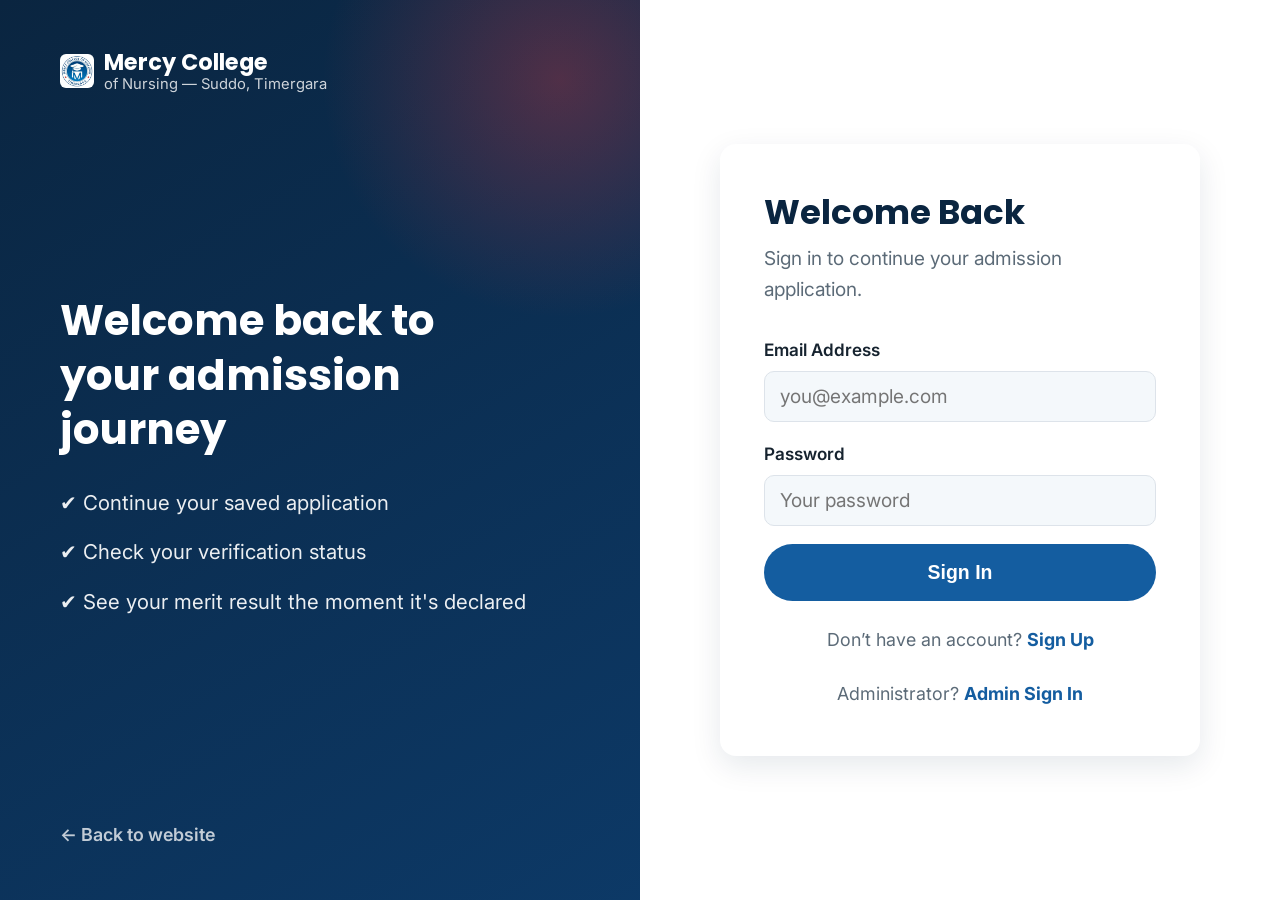
<file: dashboard.html>
<!DOCTYPE html>
<html lang="en">
<head>
<meta charset="UTF-8">
<meta name="viewport" content="width=device-width, initial-scale=1.0">
<title>My Dashboard &mdash; Mercy College of Nursing</title>
<link rel="stylesheet" href="css/style.css">
<link rel="stylesheet" href="css/auth.css">
<link rel="preconnect" href="https://fonts.googleapis.com">
<link rel="preconnect" href="https://fonts.gstatic.com" crossorigin>
<link rel="preload" as="style" href="https://fonts.googleapis.com/css2?family=Poppins:wght@400;500;600;700;800&family=Inter:wght@400;500;600&display=swap" onload="this.onload=null;this.rel='stylesheet'">
<noscript><link rel="stylesheet" href="https://fonts.googleapis.com/css2?family=Poppins:wght@400;500;600;700;800&family=Inter:wght@400;500;600&display=swap"></noscript>
</head>
<body class="dash-body">

<div class="dash-layout">

  <div class="dash-mobile-bar">
    <button class="dash-menu-toggle" id="sidebarToggle" aria-label="Toggle menu">
      <span></span><span></span><span></span>
    </button>
    <a href="index.html" class="brand">
      <span class="brand-mark">
        <img src="img/LOGO.jpeg" alt="Mercy College of Nursing logo" width="28" height="28" style="border-radius:5px;object-fit:contain;">
      </span>
      <span class="brand-text">
        <strong>Mercy College</strong>
        <small>Student Portal</small>
      </span>
    </a>
  </div>

  <div class="dash-sidebar-backdrop" id="sidebarBackdrop"></div>

  <aside class="dash-sidebar" id="dashSidebar">
    <a href="index.html" class="brand">
      <span class="brand-mark">
        <img src="img/LOGO.jpeg" alt="Mercy College of Nursing logo" width="32" height="32" style="border-radius:5px;object-fit:contain;">
      </span>
      <span class="brand-text">
        <strong>Mercy College</strong>
        <small>Student Portal</small>
      </span>
    </a>

    <nav class="dash-nav">
      <button class="dash-nav-link active" data-view="overview"><span class="nav-icon">📊</span> Overview</button>
      <button class="dash-nav-link" data-view="application"><span class="nav-icon">📝</span> My Application</button>
      <button class="dash-nav-link" data-view="account"><span class="nav-icon">👤</span> Account</button>
    </nav>

    <div class="dash-sidebar-footer">
      <div class="dash-user-mini">
        <strong id="userName">Student</strong>
        <span id="userEmailMini"></span>
      </div>
      <button class="btn btn-tiny btn-ghost-dark btn-block" id="logoutBtn" style="background:#fff;">Log Out</button>
    </div>
  </aside>

  <main class="dash-content">
    <div class="container">

      <!-- ===================== Overview ===================== -->
      <div class="dash-view active" id="view-overview">
        <div id="allocationBanner"></div>
        <div class="dash-card">
          <h2>Application Status</h2>
          <p class="dash-card-lead">Track where your application is in the admission process.</p>
          <div class="status-stepper" id="statusStepper"></div>
        </div>
      </div>

      <!-- ===================== Application ===================== -->
      <div class="dash-view" id="view-application">
        <div id="applicationArea"></div>
      </div>

      <!-- ===================== Account ===================== -->
      <div class="dash-view" id="view-account">
        <div class="dash-card">
          <h2>Account Details</h2>
          <p class="dash-card-lead">Your account information used across your application.</p>
          <div class="summary-grid">
            <div class="summary-item"><span>Full Name</span><strong id="acc-name"></strong></div>
            <div class="summary-item"><span>CNIC / B-Form</span><strong id="acc-cnic"></strong></div>
            <div class="summary-item"><span>Phone</span><strong id="acc-phone"></strong></div>
            <div class="summary-item"><span>Email</span><strong id="acc-email"></strong></div>
          </div>
          <p class="cta-form-note" style="text-align:left; margin-top:24px;">Need to update these details? Message us on <a href="https://wa.me/923429671520" target="_blank" rel="noopener">WhatsApp</a>.</p>
        </div>
      </div>

    </div>
  </main>

</div>

<!-- ===================== Application Form Template ===================== -->
<template id="applicationFormTemplate">
  <div class="dash-card">
    <h2>Admission Application</h2>
    <p class="dash-card-lead">Fill in your details and upload the required documents. Signed in as <strong class="applicant-email"></strong>.</p>

    <p class="auth-error" id="appFormError"></p>

    <form id="applicationForm">
      <div class="profile-upload">
        <label class="profile-upload-avatar" for="profilePictureInput" id="profileAvatarPreview">
          <span class="profile-upload-placeholder">📷</span>
        </label>
        <div class="profile-upload-info">
          <span class="profile-upload-title">Profile Picture</span>
          <p class="profile-upload-hint">Upload a recent passport-size photo (JPG or PNG).</p>
          <label class="btn btn-tiny btn-ghost-dark profile-upload-btn" for="profilePictureInput">Choose Photo</label>
          <input type="file" id="profilePictureInput" name="profilePicture" accept="image/*" hidden>
        </div>
      </div>

      <div class="form-grid">
        <label>
          Father's / Guardian's Name
          <input type="text" name="father" placeholder="Father's full name" required>
        </label>
        <div class="field-block">
          <span class="field-label">Date of Birth</span>
          <div class="date-picker" data-datepicker>
            <button type="button" class="date-picker-trigger">
              <span class="date-picker-value">Select date of birth</span>
              <span class="date-picker-icon">📅</span>
            </button>
            <input type="hidden" name="dob">
            <div class="date-picker-panel" hidden>
              <div class="date-picker-header">
                <button type="button" class="dp-nav dp-prev" aria-label="Previous month">&lsaquo;</button>
                <select class="dp-month"></select>
                <select class="dp-year"></select>
                <button type="button" class="dp-nav dp-next" aria-label="Next month">&rsaquo;</button>
              </div>
              <div class="date-picker-weekdays">
                <span>Su</span><span>Mo</span><span>Tu</span><span>We</span><span>Th</span><span>Fr</span><span>Sa</span>
              </div>
              <div class="date-picker-days"></div>
            </div>
          </div>
        </div>
        <label>
          Gender
          <select name="gender" required>
            <option value="" disabled selected>Select gender</option>
            <option>Male</option>
            <option>Female</option>
          </select>
        </label>
        <label>
          Previous Qualification
          <select name="qualification" required>
            <option value="" disabled selected>Select qualification</option>
            <option>Matric (Science)</option>
            <option>FSc Pre-Medical</option>
            <option>FSc Pre-Engineering</option>
            <option>ICS / ICOM</option>
            <option>FA</option>
            <option>Other</option>
          </select>
        </label>
        <label>
          Program of Interest
          <select name="program" required>
            <option value="" disabled selected>Select a program</option>
            <option value="BSN">BSN &mdash; Generic Nursing</option>
            <option value="LHV">LHV &mdash; Lady Health Visitor</option>
          </select>
        </label>
        <label>
          Matric Marks / Percentage
          <input type="text" name="marksMatric" placeholder="e.g. 78" required>
        </label>
        <label>
          F.Sc Marks / Percentage <span class="optional">(if applicable)</span>
          <input type="text" name="marksFsc" placeholder="e.g. 82">
        </label>
        <label class="span-2">
          Complete Address
          <textarea name="address" rows="2" placeholder="House #, Street, Village/Town, Tehsil, District" required></textarea>
        </label>
      </div>

      <h3 style="margin:26px 0 4px; font-size:1.1rem;">Documents</h3>
      <p style="font-size:0.85rem; color:var(--text-muted,#6b7280); margin:0 0 16px;">All document fields are optional — you can submit your application now and add missing documents later.</p>
      <div class="upload-grid">
        <div class="upload-field">
          <label>CNIC / Form-B Number <span class="optional">(optional)</span>
            <input type="text" name="cnicNumber" placeholder="e.g. 35202-1234567-1">
          </label>
          <label>CNIC / Form-B — Front Photo <span class="optional">(optional)</span>
            <input type="file" name="cnicFront" accept="image/*,.pdf">
          </label>
          <div class="upload-preview" data-preview-for="cnicFront"></div>
          <label>CNIC / Form-B — Back Photo <span class="optional">(optional)</span>
            <input type="file" name="cnicBack" accept="image/*,.pdf">
          </label>
          <div class="upload-preview" data-preview-for="cnicBack"></div>
        </div>
        <div class="upload-field">
          <label>Domicile Certificate <span class="optional">(optional)</span>
            <input type="file" name="domicile" accept="image/*,.pdf">
          </label>
          <div class="upload-preview" data-preview-for="domicile"></div>
        </div>
        <div class="upload-field">
          <label>Matric DMC + Certificate <span class="optional">(optional)</span>
            <input type="file" name="matricDocs" accept="image/*,.pdf" multiple>
          </label>
          <div class="upload-preview" data-preview-for="matricDocs"></div>
        </div>
        <div class="upload-field">
          <label>F.Sc DMC + Certificate <span class="optional">(if applicable)</span>
            <input type="file" name="fscDocs" accept="image/*,.pdf" multiple>
          </label>
          <div class="upload-preview" data-preview-for="fscDocs"></div>
        </div>
        <div class="upload-field span-2">
          <label>KMU CAT Result <span class="optional">(optional)</span>
            <input type="file" name="kmuCat" accept="image/*,.pdf">
          </label>
          <div class="upload-preview" data-preview-for="kmuCat"></div>
        </div>
      </div>

      <button type="submit" class="btn btn-primary btn-block" id="appSubmitBtn" style="margin-top:10px;">Submit Application</button>
      <p class="cta-form-note">Your details are saved to your account. You can also message us directly on <a href="https://wa.me/923429671520" target="_blank" rel="noopener">WhatsApp</a>.</p>
    </form>
  </div>
</template>

<!-- ===================== Read-only Summary Template ===================== -->
<template id="applicationSummaryTemplate">
  <div class="dash-card">
    <div class="summary-header">
      <img class="s-profile-pic" alt="Profile photo">
      <div class="summary-header-text">
        <div style="display:flex; align-items:center; justify-content:space-between; flex-wrap:wrap; gap:10px;">
          <h2 style="margin-bottom:0;">My Application</h2>
          <span class="status-badge"></span>
        </div>
        <p class="dash-card-lead" style="margin-bottom:0;">Submitted on <span class="submitted-date"></span>. Contact the admissions office if any detail needs correction.</p>
      </div>
    </div>

    <div class="summary-grid" style="margin-top:26px;">
      <div class="summary-item"><span>Full Name</span><strong class="s-name"></strong></div>
      <div class="summary-item"><span>Father's / Guardian's Name</span><strong class="s-father"></strong></div>
      <div class="summary-item"><span>CNIC / B-Form</span><strong class="s-cnic"></strong></div>
      <div class="summary-item"><span>CNIC / Form-B Number</span><strong class="s-cnicNumber"></strong></div>
      <div class="summary-item"><span>Date of Birth</span><strong class="s-dob"></strong></div>
      <div class="summary-item"><span>Gender</span><strong class="s-gender"></strong></div>
      <div class="summary-item"><span>Phone</span><strong class="s-phone"></strong></div>
      <div class="summary-item"><span>Email</span><strong class="s-email"></strong></div>
      <div class="summary-item"><span>Program of Interest</span><strong class="s-program"></strong></div>
      <div class="summary-item"><span>Previous Qualification</span><strong class="s-qualification"></strong></div>
      <div class="summary-item"><span>Matric Marks</span><strong class="s-marksMatric"></strong></div>
      <div class="summary-item"><span>F.Sc Marks</span><strong class="s-marksFsc"></strong></div>
      <div class="summary-item span-2"><span>Address</span><strong class="s-address"></strong></div>
    </div>

    <h3 style="margin:26px 0 12px; font-size:1.05rem;">Uploaded Documents</h3>
    <div class="upload-preview" id="summaryDocs"></div>
  </div>
</template>

<script src="js/config.js"></script>
<script src="js/store.js"></script>
<script src="js/datepicker.js"></script>
<script src="js/dashboard.js"></script>
</body>
</html>
</file>
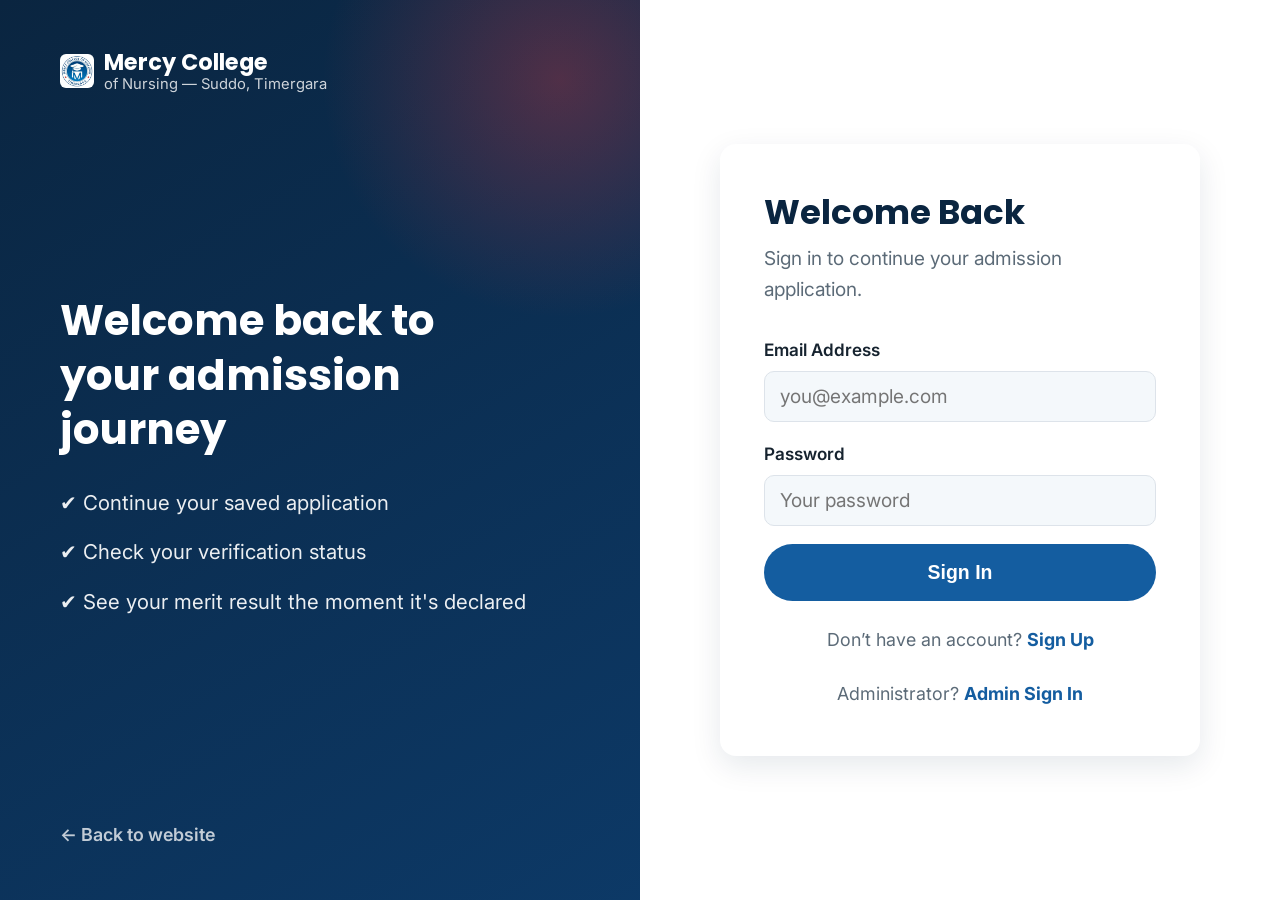
<file: signin.html>
<!DOCTYPE html>
<html lang="en">
<head>
<meta charset="UTF-8">
<meta name="viewport" content="width=device-width, initial-scale=1.0">
<title>Sign In &mdash; Mercy College of Nursing</title>
<link rel="stylesheet" href="css/style.css">
<link rel="stylesheet" href="css/auth.css">
<link rel="preconnect" href="https://fonts.googleapis.com">
<link rel="preconnect" href="https://fonts.gstatic.com" crossorigin>
<link rel="preload" as="style" href="https://fonts.googleapis.com/css2?family=Poppins:wght@400;500;600;700;800&family=Inter:wght@400;500;600&display=swap" onload="this.onload=null;this.rel='stylesheet'">
<noscript><link rel="stylesheet" href="https://fonts.googleapis.com/css2?family=Poppins:wght@400;500;600;700;800&family=Inter:wght@400;500;600&display=swap"></noscript>
</head>
<body class="auth-body">

<div class="auth-split">
  <div class="auth-side">
    <a href="index.html" class="brand">
      <span class="brand-mark">
        <img src="img/LOGO.jpeg" alt="Mercy College of Nursing logo" width="34" height="34" style="border-radius:6px;object-fit:contain;">
      </span>
      <span class="brand-text">
        <strong>Mercy College</strong>
        <small>of Nursing &mdash; Suddo, Timergara</small>
      </span>
    </a>

    <div class="auth-side-content">
      <h2>Welcome back to your admission journey</h2>
      <ul class="auth-side-points">
        <li>✔ Continue your saved application</li>
        <li>✔ Check your verification status</li>
        <li>✔ See your merit result the moment it's declared</li>
      </ul>
    </div>

    <a href="index.html" class="auth-side-back">&larr; Back to website</a>
  </div>

  <div class="auth-form-side">
    <div class="auth-card">
      <h1>Welcome Back</h1>
      <p class="auth-lead">Sign in to continue your admission application.</p>

      <p class="auth-error" id="authError"></p>

      <form id="signinForm">
        <label>
          Email Address
          <input type="email" name="email" placeholder="you@example.com" required>
        </label>
        <label>
          Password
          <input type="password" name="password" placeholder="Your password" required>
        </label>

        <button type="submit" class="btn btn-primary btn-block">Sign In</button>
      </form>

      <p class="auth-switch">Don&rsquo;t have an account? <a href="signup.html">Sign Up</a></p>
      <p class="auth-switch">Administrator? <a href="admin/login.html">Admin Sign In</a></p>
    </div>
  </div>
</div>

<script src="js/config.js"></script>
<script src="js/store.js"></script>
<script src="js/signin.js"></script>
</body>
</html>
</file>
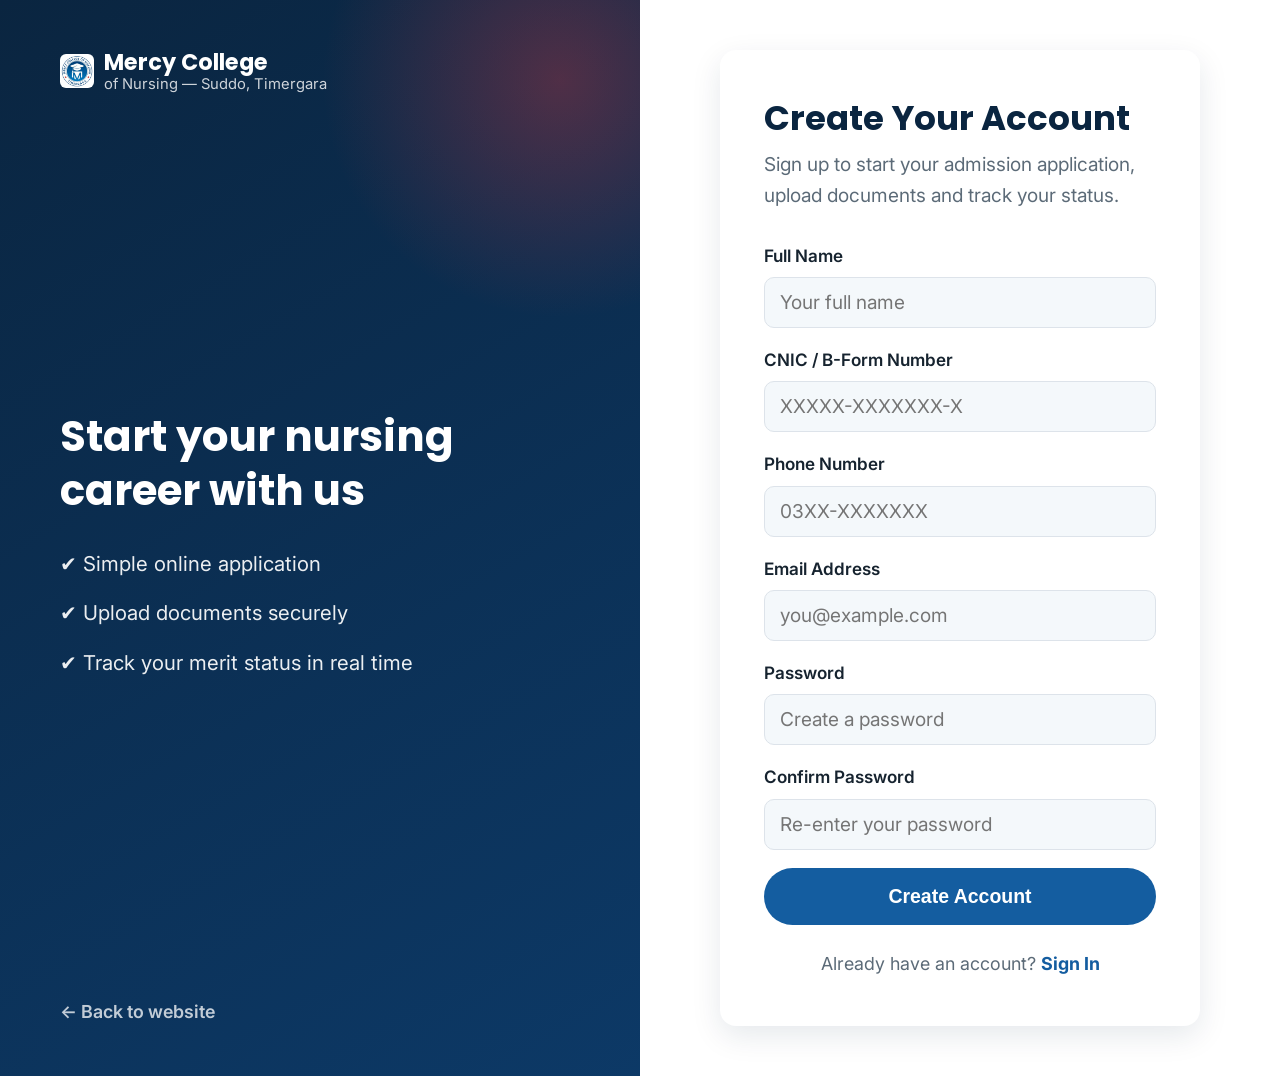
<file: signup.html>
<!DOCTYPE html>
<html lang="en">
<head>
<meta charset="UTF-8">
<meta name="viewport" content="width=device-width, initial-scale=1.0">
<title>Create Account &mdash; Mercy College of Nursing</title>
<link rel="stylesheet" href="css/style.css">
<link rel="stylesheet" href="css/auth.css">
<link rel="preconnect" href="https://fonts.googleapis.com">
<link rel="preconnect" href="https://fonts.gstatic.com" crossorigin>
<link rel="preload" as="style" href="https://fonts.googleapis.com/css2?family=Poppins:wght@400;500;600;700;800&family=Inter:wght@400;500;600&display=swap" onload="this.onload=null;this.rel='stylesheet'">
<noscript><link rel="stylesheet" href="https://fonts.googleapis.com/css2?family=Poppins:wght@400;500;600;700;800&family=Inter:wght@400;500;600&display=swap"></noscript>
</head>
<body class="auth-body">

<div class="auth-split">
  <div class="auth-side">
    <a href="index.html" class="brand">
      <span class="brand-mark">
        <img src="img/LOGO.jpeg" alt="Mercy College of Nursing logo" width="34" height="34" style="border-radius:6px;object-fit:contain;">
      </span>
      <span class="brand-text">
        <strong>Mercy College</strong>
        <small>of Nursing &mdash; Suddo, Timergara</small>
      </span>
    </a>

    <div class="auth-side-content">
      <h2>Start your nursing career with us</h2>
      <ul class="auth-side-points">
        <li>✔ Simple online application</li>
        <li>✔ Upload documents securely</li>
        <li>✔ Track your merit status in real time</li>
      </ul>
    </div>

    <a href="index.html" class="auth-side-back">&larr; Back to website</a>
  </div>

  <div class="auth-form-side">
    <div class="auth-card">
      <h1>Create Your Account</h1>
      <p class="auth-lead">Sign up to start your admission application, upload documents and track your status.</p>

      <p class="auth-error" id="authError"></p>

      <form id="signupForm">
        <label>
          Full Name
          <input type="text" name="name" placeholder="Your full name" required>
        </label>
        <label>
          CNIC / B-Form Number
          <input type="text" name="cnic" placeholder="XXXXX-XXXXXXX-X" required>
        </label>
        <label>
          Phone Number
          <input type="tel" name="phone" placeholder="03XX-XXXXXXX" required>
        </label>
        <label>
          Email Address
          <input type="email" name="email" placeholder="you@example.com" required>
        </label>
        <label>
          Password
          <input type="password" name="password" placeholder="Create a password" minlength="6" required>
        </label>
        <label>
          Confirm Password
          <input type="password" name="confirmPassword" placeholder="Re-enter your password" minlength="6" required>
        </label>

        <button type="submit" class="btn btn-primary btn-block">Create Account</button>
      </form>

      <p class="auth-switch">Already have an account? <a href="signin.html">Sign In</a></p>
    </div>
  </div>
</div>

<script src="js/config.js"></script>
<script src="js/store.js"></script>
<script src="js/signup.js"></script>
</body>
</html>
</file>
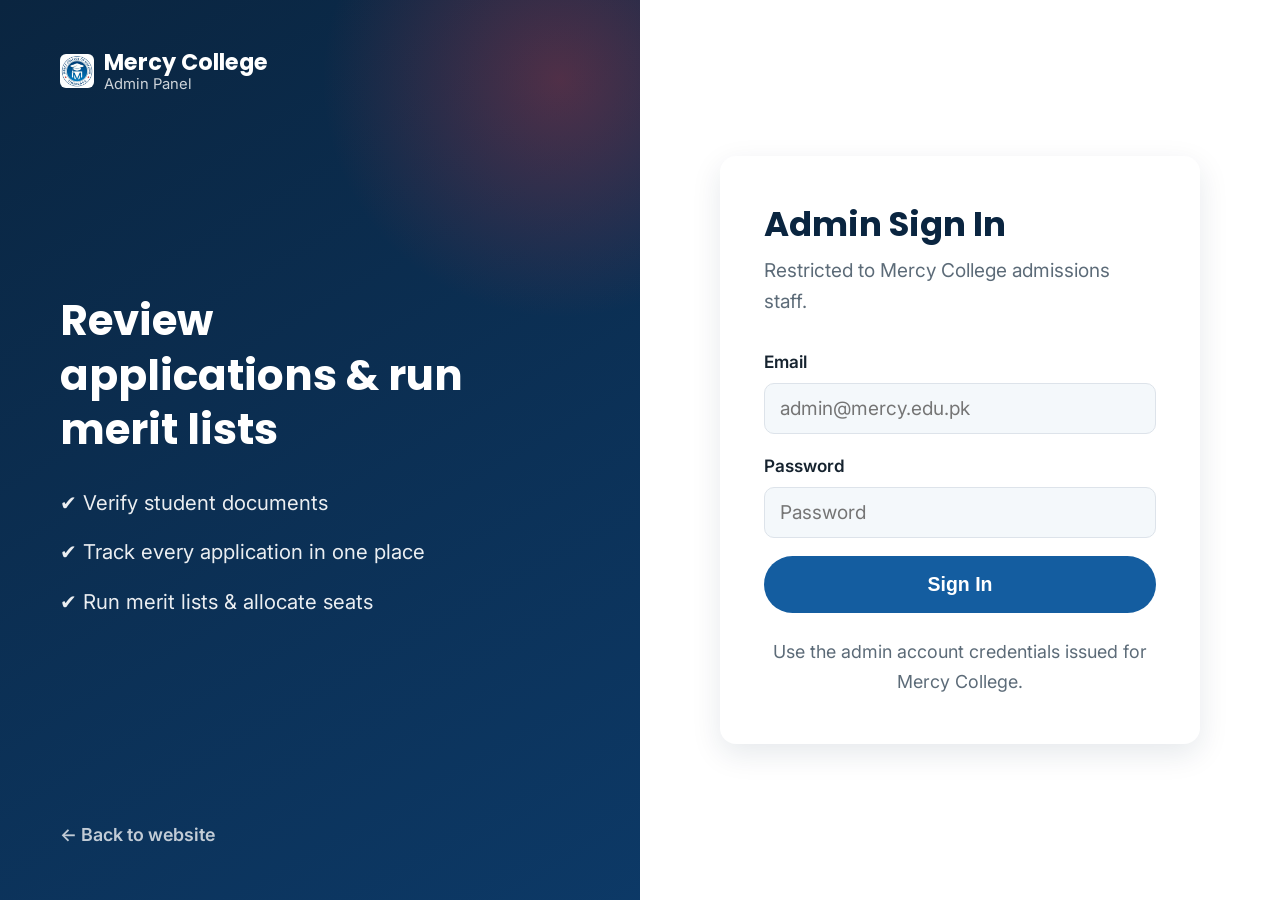
<file: admin/dashboard.html>
<!DOCTYPE html>
<html lang="en">
<head>
<meta charset="UTF-8">
<meta name="viewport" content="width=device-width, initial-scale=1.0">
<title>Admin Dashboard &mdash; Mercy College of Nursing</title>
<link rel="stylesheet" href="../css/style.css">
<link rel="stylesheet" href="../css/auth.css">
<link rel="preconnect" href="https://fonts.googleapis.com">
<link rel="preconnect" href="https://fonts.gstatic.com" crossorigin>
<link rel="preload" as="style" href="https://fonts.googleapis.com/css2?family=Poppins:wght@400;500;600;700;800&family=Inter:wght@400;500;600&display=swap" onload="this.onload=null;this.rel='stylesheet'">
<noscript><link rel="stylesheet" href="https://fonts.googleapis.com/css2?family=Poppins:wght@400;500;600;700;800&family=Inter:wght@400;500;600&display=swap"></noscript>
</head>
<body class="dash-body">

<div class="dash-layout">

  <div class="dash-mobile-bar">
    <button class="dash-menu-toggle" id="sidebarToggle" aria-label="Toggle menu">
      <span></span><span></span><span></span>
    </button>
    <a href="../index.html" class="brand">
      <span class="brand-mark">
        <img src="../img/LOGO.jpeg" alt="Mercy College of Nursing logo" width="28" height="28" style="border-radius:5px;object-fit:contain;">
      </span>
      <span class="brand-text">
        <strong>Mercy College</strong>
        <small>Admin Panel</small>
      </span>
    </a>
  </div>

  <div class="dash-sidebar-backdrop" id="sidebarBackdrop"></div>

  <aside class="dash-sidebar" id="dashSidebar">
    <a href="../index.html" class="brand">
      <span class="brand-mark">
        <img src="../img/LOGO.jpeg" alt="Mercy College of Nursing logo" width="32" height="32" style="border-radius:5px;object-fit:contain;">
      </span>
      <span class="brand-text">
        <strong>Mercy College</strong>
        <small>Admin Panel</small>
      </span>
    </a>

    <nav class="dash-nav">
      <button class="dash-nav-link active" data-view="applications"><span class="nav-icon">📋</span> Applications</button>
      <button class="dash-nav-link" data-view="merit"><span class="nav-icon">🏆</span> Merit List</button>
      <button class="dash-nav-link" data-view="settings"><span class="nav-icon">⚙️</span> Settings</button>
    </nav>

    <div class="dash-sidebar-footer">
      <button class="btn btn-tiny btn-ghost-dark btn-block" id="logoutBtn" style="background:#fff;">Log Out</button>
    </div>
  </aside>

  <main class="dash-content">
    <div class="container">

      <!-- ===================== Applications view ===================== -->
      <div class="dash-view active" id="view-applications">
        <div class="dash-card">
          <div class="admin-toolbar">
            <div style="display:flex;align-items:center;gap:14px;flex-wrap:wrap;">
              <h2 style="margin-bottom:0;">Student Applications</h2>
              <button class="btn btn-tiny btn-ghost-dark" id="refreshAppsBtn" title="Refresh list">↻ Refresh</button>
            </div>
            <div class="admin-stats" id="adminStats"></div>
          </div>
          <div class="table-wrap">
            <table class="admin-table" id="applicationsTable">
              <thead>
                <tr>
                  <th>Name</th>
                  <th>CNIC</th>
                  <th>Program</th>
                  <th>Matric %</th>
                  <th>F.Sc %</th>
                  <th>Status</th>
                  <th>Submitted</th>
                  <th>Actions</th>
                </tr>
              </thead>
              <tbody id="applicationsTableBody"></tbody>
            </table>
            <div class="empty-state" id="applicationsEmpty" style="display:none;">No applications submitted yet.</div>
          </div>
        </div>
      </div>

      <!-- ===================== Merit List view ===================== -->
      <div class="dash-view" id="view-merit">
        <div class="dash-card">
          <h2>Run Merit List</h2>
          <p class="dash-card-lead">Ranks verified applicants for a program by marks and allocates the top seats.</p>

          <p class="auth-error" id="meritError"></p>

          <div class="merit-controls">
            <label>
              Program
              <select id="meritProgram">
                <option value="BSN">BSN &mdash; Generic Nursing</option>
                <option value="LHV">LHV &mdash; Lady Health Visitor</option>
              </select>
            </label>
            <label>
              Seats Available
              <input type="number" id="meritSeats" min="1" value="30" style="width:120px;">
            </label>
            <button class="btn btn-accent" id="runMeritBtn">Run Merit List</button>
          </div>

          <div class="table-wrap" id="meritResultsWrap">
            <div class="empty-state" id="meritEmpty">Run the merit list to see ranked results here.</div>
          </div>
        </div>
      </div>

      <!-- ===================== Settings view ===================== -->
      <div class="dash-view" id="view-settings">
        <div class="dash-card">
          <h2>Settings</h2>

          <div style="margin-top:28px; padding:22px; border:1.5px solid #f5c6cb; border-radius:12px; background:#fff8f8;">
            <h3 style="margin:0 0 6px; color:#c0392b; font-size:1.05rem;">Danger Zone — Delete All Application Data</h3>
            <p style="margin:0 0 16px; font-size:0.9rem; color:#6b7280;">
              Permanently deletes <strong>all student applications and uploaded files</strong>. Admin accounts are preserved.
              This action <strong>cannot be undone</strong>.
            </p>
            <p class="auth-error" id="deleteDataError"></p>
            <p id="deleteDataStats" style="font-size:0.88rem; color:#6b7280; margin-bottom:14px;"></p>
            <div style="display:flex; gap:12px; flex-wrap:wrap; align-items:center;">
              <button class="btn btn-tiny btn-ghost-dark" id="loadDeleteStatsBtn">Preview What Will Be Deleted</button>
              <button class="btn btn-primary" id="deleteAllDataBtn" style="background:#c0392b; border-color:#c0392b;" disabled>
                Delete All Data
              </button>
            </div>
            <p id="deleteDataSuccess" style="display:none; margin-top:12px; color:#27ae60; font-weight:600;">All application data deleted successfully.</p>
          </div>
        </div>
      </div>

    </div>
  </main>

</div>

<!-- Application detail modal -->
<div class="modal-backdrop" id="detailModal">
  <div class="modal-box">
    <span class="modal-close" id="detailModalClose">&times;</span>
    <div class="summary-header" style="margin-bottom:20px;">
      <img class="s-profile-pic" id="detailProfilePic" alt="Profile photo">
      <h3 style="margin-bottom:0;">Application Details</h3>
    </div>
    <div class="summary-grid" id="detailSummary"></div>
    <h3 style="margin:22px 0 12px; font-size:1.05rem;">Uploaded Documents</h3>
    <div class="upload-preview" id="detailDocs"></div>

    <h3 style="margin:24px 0 12px; font-size:1.05rem;">Student Credentials</h3>
    <div id="credentialsPanel">
      <button type="button" class="btn btn-tiny btn-ghost-dark" id="viewCredentialsBtn">View Credentials</button>
      <div id="credentialsBox" style="display:none; margin-top:12px; padding:12px; background:var(--surface-raised,#f5f5f5); border-radius:8px; font-size:0.92rem;"></div>
    </div>

    <h3 style="margin:24px 0 12px; font-size:1.05rem;">Update Status</h3>
    <p class="auth-error" id="statusFormError"></p>
    <form id="statusForm">
      <label>
        Status
        <input type="text" id="statusInput" name="status" placeholder="e.g. verified, rejected, allocated" required>
      </label>
      <div class="status-quick-picks">
        <button type="button" class="btn btn-tiny btn-ghost-dark" data-status="pending">pending</button>
        <button type="button" class="btn btn-tiny btn-ghost-dark" data-status="verified">verified</button>
        <button type="button" class="btn btn-tiny btn-ghost-dark" data-status="rejected">rejected</button>
        <button type="button" class="btn btn-tiny btn-ghost-dark" data-status="allocated">allocated</button>
        <button type="button" class="btn btn-tiny btn-ghost-dark" data-status="not_allocated">not_allocated</button>
      </div>
      <label>
        Admin Note <span class="optional">(optional)</span>
        <textarea id="adminNoteInput" name="admin_note" rows="2" placeholder="Internal note about this decision"></textarea>
      </label>
      <button type="submit" class="btn btn-primary btn-block" id="statusSubmitBtn">Save Status</button>
    </form>
  </div>
</div>

<script src="../js/config.js"></script>
<script src="../js/store.js"></script>
<script src="../js/admin-dashboard.js"></script>
</body>
</html>
</file>
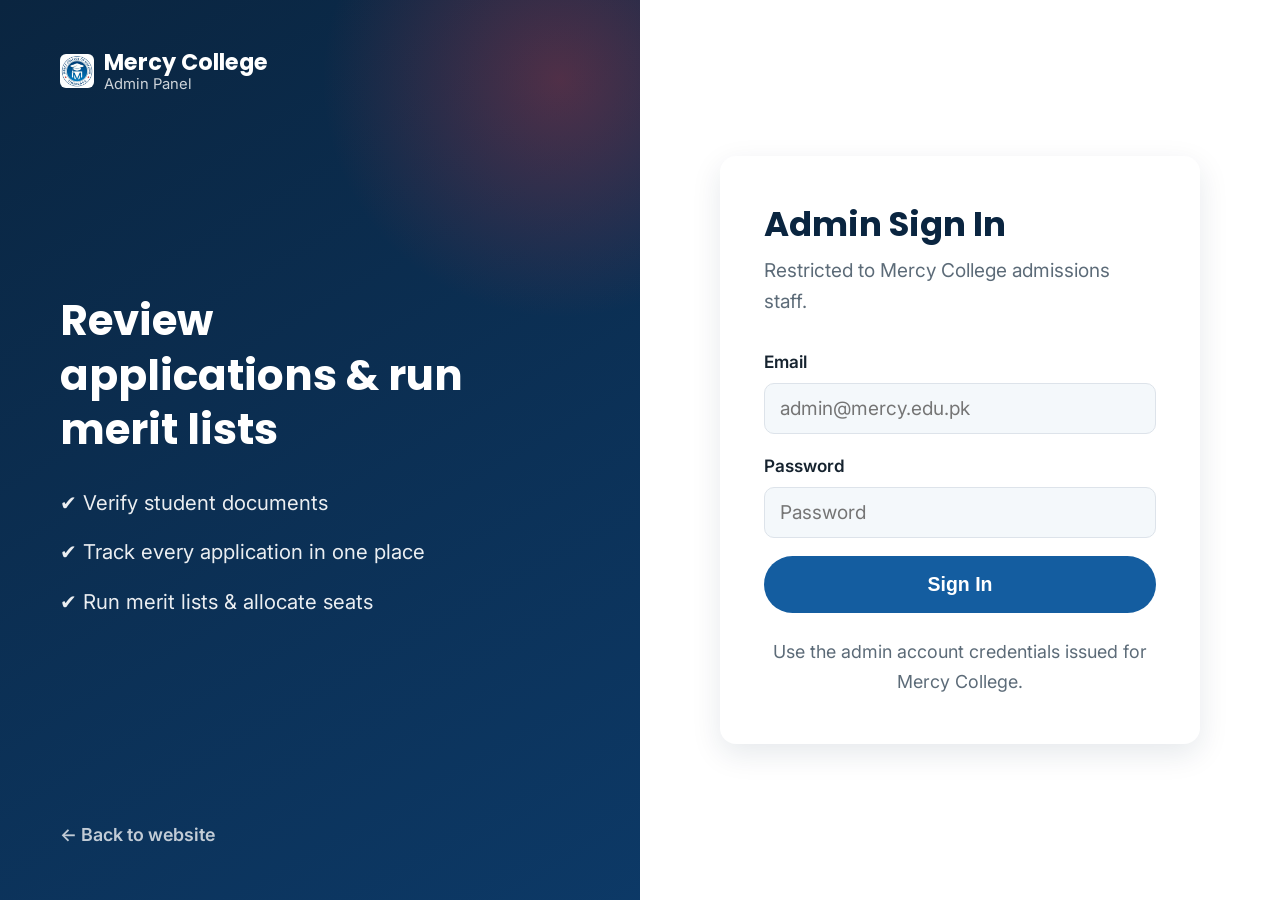
<file: admin/login.html>
<!DOCTYPE html>
<html lang="en">
<head>
<meta charset="UTF-8">
<meta name="viewport" content="width=device-width, initial-scale=1.0">
<title>Admin Sign In &mdash; Mercy College of Nursing</title>
<link rel="stylesheet" href="../css/style.css">
<link rel="stylesheet" href="../css/auth.css">
<link rel="preconnect" href="https://fonts.googleapis.com">
<link rel="preconnect" href="https://fonts.gstatic.com" crossorigin>
<link rel="preload" as="style" href="https://fonts.googleapis.com/css2?family=Poppins:wght@400;500;600;700;800&family=Inter:wght@400;500;600&display=swap" onload="this.onload=null;this.rel='stylesheet'">
<noscript><link rel="stylesheet" href="https://fonts.googleapis.com/css2?family=Poppins:wght@400;500;600;700;800&family=Inter:wght@400;500;600&display=swap"></noscript>
</head>
<body class="auth-body">

<div class="auth-split">
  <div class="auth-side">
    <a href="../index.html" class="brand">
      <span class="brand-mark">
        <img src="../img/LOGO.jpeg" alt="Mercy College of Nursing logo" width="34" height="34" style="border-radius:6px;object-fit:contain;">
      </span>
      <span class="brand-text">
        <strong>Mercy College</strong>
        <small>Admin Panel</small>
      </span>
    </a>

    <div class="auth-side-content">
      <h2>Review applications &amp; run merit lists</h2>
      <ul class="auth-side-points">
        <li>✔ Verify student documents</li>
        <li>✔ Track every application in one place</li>
        <li>✔ Run merit lists &amp; allocate seats</li>
      </ul>
    </div>

    <a href="../index.html" class="auth-side-back">&larr; Back to website</a>
  </div>

  <div class="auth-form-side">
    <div class="auth-card">
      <h1>Admin Sign In</h1>
      <p class="auth-lead">Restricted to Mercy College admissions staff.</p>

      <p class="auth-error" id="authError"></p>

      <form id="adminLoginForm">
        <label>
          Email
          <input type="email" name="email" placeholder="admin@mercy.edu.pk" required autocomplete="email">
        </label>
        <label>
          Password
          <input type="password" name="password" placeholder="Password" required autocomplete="current-password">
        </label>

        <button type="submit" class="btn btn-primary btn-block">Sign In</button>
      </form>

      <p class="auth-switch">Use the admin account credentials issued for Mercy College.</p>
    </div>
  </div>
</div>

<script src="../js/config.js"></script>
<script src="../js/store.js"></script>
<script src="../js/admin-login.js"></script>
</body>
</html>
</file>
<file: css/style.css>
/* ===================== Variables ===================== */
:root{
  --primary: #145da0;
  --primary-dark: #0d3d6e;
  --navy: #0a2540;
  --accent: #d1373f;
  --accent-dark: #ad2b32;
  --bg-light: #f4f8fb;
  --bg-white: #ffffff;
  --text-dark: #16232f;
  --text-muted: #5c6b78;
  --radius: 16px;
  --shadow: 0 10px 30px rgba(10,37,64,0.1);
  --topbar-h: 40px;
  --header-h: 84px;
  --font-head: 'Poppins', 'Segoe UI', sans-serif;
  --font-body: 'Inter', 'Segoe UI', sans-serif;
}

*{ box-sizing: border-box; margin:0; padding:0; }

html{ scroll-behavior: smooth; font-size: clamp(16.5px, 0.35vw + 15px, 19.5px); }

body{
  font-family: var(--font-body);
  color: var(--text-dark);
  background: var(--bg-white);
  line-height: 1.65;
  font-size: 1rem;
  overflow-x: hidden;
}

img{ max-width: 100%; display:block; }

a{ text-decoration: none; color: inherit; }

ul{ list-style:none; }

.container{
  width: 100%;
  max-width: 1180px;
  margin: 0 auto;
  padding: 0 24px;
}

h1,h2,h3,h4{
  font-family: var(--font-head);
  color: var(--navy);
  line-height: 1.2;
}

h2{ font-size: 2.3rem; }
h3{ font-size: 1.3rem; }

.center{ text-align:center; margin-left:auto; margin-right:auto; }

.section-tag{
  color: var(--primary);
  font-weight: 700;
  letter-spacing: 1.5px;
  text-transform: uppercase;
  font-size: 0.85rem;
  margin-bottom: 10px;
}

.section-lead{
  color: var(--text-muted);
  font-size: 1.08rem;
  max-width: 640px;
  margin-top: 14px;
  margin-bottom: 52px;
}

/* ===================== Buttons ===================== */
.btn{
  display: inline-block;
  padding: 15px 32px;
  border-radius: 100px;
  font-weight: 600;
  font-size: 1rem;
  transition: all 0.25s ease;
  border: 2px solid transparent;
  cursor: pointer;
}

.btn-primary{
  background: var(--primary);
  color: #fff;
}
.btn-primary:hover{
  background: var(--primary-dark);
  transform: translateY(-2px);
}

.btn-accent{
  background: var(--accent);
  color: #fff;
  border-color: var(--accent);
}
.btn-accent:hover{
  background: var(--accent-dark);
  border-color: var(--accent-dark);
  transform: translateY(-2px);
}

.btn-ghost{
  border-color: rgba(255,255,255,0.6);
  color: #fff;
}
.btn-ghost:hover{
  background: rgba(255,255,255,0.12);
  transform: translateY(-2px);
}

.btn-ghost-dark{
  border-color: rgba(10,37,64,0.3);
  color: var(--navy);
}
.btn-ghost-dark:hover{
  background: rgba(10,37,64,0.06);
}

.btn-small{
  padding: 10px 22px;
  font-size: 0.85rem;
}

.btn-tiny{
  padding: 7px 18px;
  font-size: 0.76rem;
}

.btn-block{
  width: 100%;
  text-align: center;
}

/* ===================== Top bar ===================== */
.top-bar{
  position: fixed;
  top: 0; left:0; right:0;
  height: var(--topbar-h);
  background: var(--navy);
  color: rgba(255,255,255,0.85);
  font-size: 0.8rem;
  z-index: 1000;
  transition: transform 0.3s ease;
}
.top-bar.hide{ transform: translateY(-100%); }

.top-bar-inner{
  height: 100%;
  display:flex;
  align-items:center;
  justify-content: space-between;
}

.top-bar-left{ display:flex; gap: 22px; }
.top-bar-left a{ color: inherit; opacity:0.88; transition: opacity 0.2s ease; }
.top-bar-left a:hover{ opacity:1; }

.top-bar-right{ display:flex; align-items:center; gap: 16px; }

.top-social{ display:flex; gap: 8px; }
.top-social a{
  width: 24px; height:24px;
  font-size: 0.62rem;
  background: rgba(255,255,255,0.12);
}
.top-social a:hover{ background: var(--accent); }

/* ===================== Header ===================== */
.site-header{
  position: fixed;
  top: var(--topbar-h);
  left:0; right:0;
  z-index: 999;
  background: transparent;
  transition: all 0.3s ease, top 0.3s ease;
  padding: 18px 0;
}

.site-header.scrolled{
  top: 0;
  background: rgba(255,255,255,0.97);
  backdrop-filter: blur(8px);
  box-shadow: 0 4px 20px rgba(0,0,0,0.08);
  padding: 10px 0;
}

.nav-wrap{
  display:flex;
  align-items:center;
  justify-content: space-between;
}

.brand{
  display:flex;
  align-items:center;
  gap:10px;
  color:#fff;
  transition: color 0.3s ease;
}
.site-header.scrolled .brand{ color: var(--navy); }

.brand-mark{ display:flex; color: inherit; }

.brand-text{ display:flex; flex-direction:column; line-height:1.15; }
.brand-text strong{ font-family: var(--font-head); font-size: 1.15rem; }
.brand-text small{ font-size: 0.76rem; opacity: 0.8; }

.main-nav{
  display:flex;
  align-items:center;
  gap: 22px;
}

.main-nav a{
  color:#fff;
  font-weight:500;
  font-size: 0.95rem;
  white-space: nowrap;
  transition: color 0.3s ease, opacity 0.2s ease;
  opacity: 0.9;
}
.main-nav a:hover{ opacity: 1; }
.site-header.scrolled .main-nav a{ color: var(--navy); }
.main-nav a.nav-cta{ color: #fff !important; opacity:1; }

.nav-toggle{
  display:none;
  flex-direction:column;
  gap:5px;
  background:none;
  border:none;
  cursor:pointer;
  z-index: 1001;
}
.nav-toggle span{
  width: 26px;
  height: 2px;
  background: #fff;
  transition: all 0.3s ease;
}
.site-header.scrolled .nav-toggle span{ background: var(--navy); }

/* ===================== Hero ===================== */
.hero{
  position: relative;
  min-height: 100vh;
  display:flex;
  align-items:center;
  color:#fff;
  overflow:hidden;
}

.hero-bg{
  position:absolute;
  inset:0;
  background:
    linear-gradient(120deg, rgba(10,37,64,0.90), rgba(13,61,110,0.80)),
    url('../img/web/hero-campus.jpg') center/cover no-repeat;
  z-index:-1;
}

.hero-inner{
  padding-top: calc(var(--topbar-h) + 100px);
  padding-bottom: 60px;
  display:grid;
  grid-template-columns: 1.15fr 0.85fr;
  gap: 50px;
  align-items:center;
}

.eyebrow{
  display:flex;
  align-items:center;
  flex-wrap: wrap;
  gap: 12px 14px;
  margin-bottom: 26px;
}

.eyebrow-text{
  text-transform: uppercase;
  letter-spacing: 2px;
  font-size: 0.92rem;
  color: #ff8f93;
  font-weight:600;
}

.hero h1{
  font-size: clamp(3.2rem, 5.5vw, 5.6rem);
  font-weight: 800;
  color: #fff;
  letter-spacing: -1px;
}

.hero-sub{
  margin: 28px 0 38px;
  font-size: 1.28rem;
  max-width: 620px;
  color: rgba(255,255,255,0.88);
}

.hero-actions{
  display:flex;
  gap:18px;
  flex-wrap: wrap;
}

.hero-inner-solo{
  grid-template-columns: 1fr;
  max-width: 880px;
}

.hero-image{
  display:flex;
  justify-content:center;
  align-items:flex-end;
}

.hero-image img{
  width:100%;
  max-width:480px;
  height:auto;
  border-radius:18px;
  object-fit:cover;
  box-shadow:0 20px 60px rgba(0,0,0,0.35);
}

.admissions-pill{
  display: inline-block;
  background: var(--accent);
  color: #fff;
  padding: 6px 16px;
  font-size: 0.8rem;
  font-weight: 600;
  border-radius: 100px;
  letter-spacing: 0.5px;
}

.scroll-cue{
  position:absolute;
  bottom: 20px;
  left: 50%;
  transform: translateX(-50%);
  display:flex;
  flex-direction:column;
  align-items:center;
  gap:8px;
  color: rgba(255,255,255,0.75);
  font-size: 0.7rem;
  letter-spacing: 2px;
}
.scroll-cue-arrow{
  animation: bounce 1.8s infinite;
  font-size: 1.1rem;
}
@keyframes bounce{
  0%,100%{ transform: translateY(0); }
  50%{ transform: translateY(8px); }
}

/* ===================== Quick Access ===================== */
.quick-access{
  padding: 70px 0 20px;
  background: var(--bg-white);
}
.quick-grid{
  display:grid;
  grid-template-columns: repeat(auto-fit, minmax(170px, 1fr));
  gap: 18px;
}
.quick-card{
  background: var(--bg-light);
  border-radius: 14px;
  padding: 30px 20px;
  text-align:center;
  border: 1.5px solid transparent;
  transition: all 0.25s ease;
}
.quick-card:hover{
  background:#fff;
  border-color: var(--primary);
  box-shadow: var(--shadow);
  transform: translateY(-5px);
}
.quick-icon{
  font-size: 2.1rem;
  display:block;
  margin-bottom: 14px;
}
.quick-card h4{ font-size: 1.02rem; margin-bottom: 7px; }
.quick-card p{ font-size: 0.85rem; color: var(--text-muted); }

/* ===================== About ===================== */
.about{
  padding: 100px 0 0;
  background: var(--bg-white);
}

.about-grid{
  display:grid;
  grid-template-columns: 1.1fr 0.9fr;
  gap: 70px;
  align-items:center;
  padding-bottom: 90px;
}

.about-text p{ color: var(--text-muted); margin-bottom: 18px; }
.about-text h2{ font-size: 2.3rem; margin-bottom: 22px; }

.about-media{
  position:relative;
}
.about-media img{
  border-radius: var(--radius);
  box-shadow: var(--shadow);
  width: 100%;
  height: auto;
  aspect-ratio: 0.875;
  object-fit: cover;
}
.about-badge{
  position:absolute;
  bottom: -24px;
  left: -24px;
  background: var(--accent);
  color: #fff;
  padding: 20px 26px;
  border-radius: var(--radius);
  box-shadow: var(--shadow);
  display:flex;
  flex-direction:column;
  line-height:1.1;
}
.about-badge strong{ font-size: 1.6rem; font-family: var(--font-head); }
.about-badge span{ font-size: 0.75rem; font-weight:600; max-width: 150px; }

.stats-strip{
  background: var(--navy);
  padding: 50px 0;
}
.stats-grid{
  display:grid;
  grid-template-columns: repeat(4, 1fr);
  gap: 20px;
  text-align:center;
}
.stat h3{
  color: #ff8f93;
  font-size: 2.4rem;
  font-weight: 800;
}
.stat p{
  color: rgba(255,255,255,0.75);
  margin-top: 6px;
  font-size: 0.9rem;
  letter-spacing: 0.5px;
}

/* ===================== QEC ===================== */
.qec{
  padding: 80px 0;
  background: var(--bg-white);
}
.qec-grid{
  display:grid;
  grid-template-columns: auto 1fr;
  gap: 34px;
  align-items:center;
}
.qec-icon-wrap{
  width: 84px;
  height: 84px;
  border-radius: 22px;
  background: rgba(20,93,160,0.1);
  display:flex;
  align-items:center;
  justify-content:center;
  font-size: 2.2rem;
  flex-shrink: 0;
}
.qec h2{ font-size: 1.9rem; margin-bottom: 14px; }
.qec p{ color: var(--text-muted); }

/* ===================== Courses ===================== */
.courses{
  padding: 110px 0;
  background: var(--bg-light);
}

.course-grid{
  display:grid;
  grid-template-columns: repeat(3, 1fr);
  gap: 28px;
}

.course-grid-2{
  grid-template-columns: repeat(2, 1fr);
  max-width: 780px;
  margin: 0 auto;
}

.course-card{
  background: #fff;
  padding: 38px 32px;
  border-radius: var(--radius);
  box-shadow: var(--shadow);
  position:relative;
  transition: transform 0.3s ease, box-shadow 0.3s ease;
}
.course-card:hover{
  transform: translateY(-8px);
  box-shadow: 0 18px 40px rgba(10,37,64,0.16);
}

.course-icon{
  font-size: 2.5rem;
  margin-bottom: 20px;
}

.course-card h3{
  font-size: 1.32rem;
  margin-bottom: 14px;
  padding-right: 70px;
}

.course-card p{
  color: var(--text-muted);
  font-size: 1rem;
  margin-bottom: 20px;
}

.badge{
  position:absolute;
  top: 30px;
  right: 28px;
  background: rgba(20,93,160,0.1);
  color: var(--primary-dark);
  font-size: 0.72rem;
  font-weight:700;
  padding: 5px 12px;
  border-radius: 100px;
}

.card-link{
  color: var(--primary-dark);
  font-weight:600;
  font-size: 0.9rem;
}

/* ===================== Curriculum ===================== */
.curriculum{
  padding: 110px 0;
  background: var(--bg-white);
}

.curriculum-tabs{ max-width: 820px; margin: 0 auto; }

.tab-buttons{
  display:flex;
  justify-content:center;
  gap: 12px;
  margin-bottom: 40px;
  flex-wrap: wrap;
}

.tab-btn{
  background: var(--bg-light);
  border: none;
  padding: 12px 28px;
  border-radius: 100px;
  font-weight:600;
  font-family: var(--font-body);
  color: var(--navy);
  cursor:pointer;
  transition: all 0.25s ease;
}
.tab-btn.active, .tab-btn:hover{
  background: var(--primary);
  color: #fff;
}

.tab-panel{
  display:none;
  background: var(--bg-light);
  border-radius: var(--radius);
  padding: 40px;
}
.tab-panel.active{
  display:block;
  animation: fadeIn 0.4s ease;
}
@keyframes fadeIn{
  from{ opacity:0; transform: translateY(8px); }
  to{ opacity:1; transform: translateY(0); }
}

.tab-panel ul{
  display:grid;
  grid-template-columns: 1fr 1fr;
  gap: 16px;
}
.tab-panel li{
  position:relative;
  padding-left: 26px;
  color: var(--text-dark);
  font-weight:500;
}
.tab-panel li::before{
  content:'';
  position:absolute;
  left:0; top: 8px;
  width: 10px; height: 10px;
  border-radius: 50%;
  background: var(--primary);
}

/* ===================== Faculty ===================== */
.faculty{
  padding: 110px 0;
  background: var(--bg-light);
}

.faculty-grid{
  display:grid;
  grid-template-columns: repeat(3, 1fr);
  gap: 30px;
}

.faculty-card{
  background:#fff;
  border-radius: var(--radius);
  overflow:hidden;
  box-shadow: var(--shadow);
  transition: transform 0.3s ease;
}
.faculty-card:hover{ transform: translateY(-6px); }

.faculty-card img{ width:100%; height:auto; aspect-ratio: 1/1; object-fit: cover; }

.faculty-avatar-placeholder{
  width:100%;
  aspect-ratio: 1/1;
  background: linear-gradient(135deg, var(--primary), var(--primary-dark));
  display:flex;
  align-items:center;
  justify-content:center;
  font-size: 3rem;
}

.faculty-info{ padding: 24px 26px 30px; }
.faculty-info h3{ font-size: 1.22rem; margin-bottom: 5px; }
.faculty-info span{
  display:block;
  color: var(--primary-dark);
  font-weight:600;
  font-size: 0.92rem;
  margin-bottom: 11px;
}
.faculty-info p{ color: var(--text-muted); font-size: 0.95rem; }

.activity-tag{
  display:inline-block;
  background: rgba(20,93,160,0.1);
  color: var(--primary-dark);
  font-weight:700;
  font-size: 0.82rem;
  padding: 6px 14px;
  border-radius: 100px;
  margin-bottom: 11px;
}

/* ===================== Gallery ===================== */
.gallery{
  padding: 110px 0;
  background: var(--bg-white);
}

.gallery-grid{
  columns: 3;
  column-gap: 20px;
}
.gallery-grid img{
  width:100%;
  margin-bottom: 20px;
  border-radius: var(--radius);
  cursor: pointer;
  transition: transform 0.3s ease, box-shadow 0.3s ease;
  break-inside: avoid;
}
.gallery-grid img:hover{
  transform: scale(1.02);
  box-shadow: var(--shadow);
}

.lightbox{
  position: fixed;
  inset:0;
  background: rgba(10,37,64,0.92);
  display:none;
  align-items:center;
  justify-content:center;
  z-index: 2000;
  padding: 40px;
}
.lightbox.open{ display:flex; }
.lightbox img{
  max-width: 90vw;
  max-height: 85vh;
  border-radius: 12px;
}
.lightbox-close{
  position:absolute;
  top: 26px;
  right: 36px;
  color:#fff;
  font-size: 2.2rem;
  cursor:pointer;
}

/* ===================== CTA Banner / Form ===================== */
.cta-banner{
  background: linear-gradient(120deg, var(--primary-dark), var(--navy));
  padding: 100px 0;
  color:#fff;
}
.cta-grid{
  display:grid;
  grid-template-columns: 1fr 1fr;
  gap: 60px;
  align-items:center;
}
.cta-copy h2{ color:#fff; font-size: 2.1rem; margin-bottom: 18px; }
.cta-copy p{ color: rgba(255,255,255,0.85); margin-bottom: 26px; }
.cta-points{ display:flex; flex-direction:column; gap: 12px; }
.cta-points li{ color: rgba(255,255,255,0.92); font-size: 0.95rem; }

.cta-form{
  background: #fff;
  color: var(--text-dark);
  border-radius: var(--radius);
  padding: 34px;
  box-shadow: 0 25px 60px rgba(0,0,0,0.3);
}
.cta-form h3{ margin-bottom: 20px; font-size: 1.25rem; }

.form-grid{
  display:grid;
  grid-template-columns: 1fr 1fr;
  column-gap: 18px;
}

.cta-form label{
  display:block;
  font-size: 0.83rem;
  font-weight:600;
  color: var(--text-dark);
  margin-bottom: 16px;
}
.form-grid label.span-2{ grid-column: 1 / -1; }

.optional{ font-weight:400; color: var(--text-muted); font-size: 0.75rem; }

.cta-form input, .cta-form select, .cta-form textarea{
  display:block;
  width: 100%;
  margin-top: 6px;
  padding: 12px 14px;
  border-radius: 10px;
  border: 1.5px solid #dde3ea;
  font-family: var(--font-body);
  font-size: 0.92rem;
  background: var(--bg-light);
  color: var(--text-dark);
}
.cta-form textarea{ resize: vertical; min-height: 46px; }
.cta-form input:focus, .cta-form select:focus, .cta-form textarea:focus{
  outline: none;
  border-color: var(--primary);
}
.cta-form-note{
  margin-top: 12px;
  font-size: 0.75rem;
  color: var(--text-muted);
  text-align:center;
}
.cta-form-note a{ color: var(--primary); font-weight:600; }

.auth-gate-lead{ color: var(--text-muted); margin-bottom: 24px; font-size: 0.92rem; }
.auth-gate-signin{ margin-top: 14px; }

/* ===================== Footer ===================== */
.site-footer{
  background: var(--navy);
  color: rgba(255,255,255,0.8);
  padding-top: 80px;
}

.footer-grid{
  display:grid;
  grid-template-columns: 1.4fr 1fr 1fr 1fr;
  gap: 40px;
  padding-bottom: 60px;
  border-bottom: 1px solid rgba(255,255,255,0.1);
}

.footer-brand{ color:#fff; margin-bottom: 18px; }

.footer-col h4{
  color:#fff;
  font-size: 1rem;
  margin-bottom: 18px;
}
.footer-col a, .footer-col p{
  display:block;
  margin-bottom: 12px;
  font-size: 0.9rem;
  color: rgba(255,255,255,0.75);
  transition: color 0.2s ease;
}
.footer-col a:hover{ color: #ff8f93; }

.social-links{ display:flex; gap: 12px; }
.social-links a{
  width: 38px; height:38px;
  border-radius: 50%;
  background: rgba(255,255,255,0.08);
  display:flex; align-items:center; justify-content:center;
  font-size: 0.8rem;
  font-weight:700;
}
.social-links a:hover{ background: var(--primary); color:#fff; }

.footer-bottom{
  text-align:center;
  padding: 24px 0;
  font-size: 0.82rem;
  color: rgba(255,255,255,0.55);
}

/* ===================== Floating buttons ===================== */
.back-to-top{
  position: fixed;
  bottom: 28px;
  right: 28px;
  width: 46px;
  height: 46px;
  background: var(--primary);
  color:#fff;
  border-radius: 50%;
  display:flex;
  align-items:center;
  justify-content:center;
  font-size: 1.2rem;
  box-shadow: var(--shadow);
  opacity:0;
  pointer-events:none;
  transition: all 0.3s ease;
  z-index: 500;
}
.back-to-top.visible{ opacity:1; pointer-events:auto; }
.back-to-top:hover{ background: var(--primary-dark); transform: translateY(-4px); }

.whatsapp-float{
  position: fixed;
  bottom: 28px;
  left: 28px;
  width: 52px;
  height: 52px;
  background: #25D366;
  color: #fff;
  border-radius: 50%;
  display:flex;
  align-items:center;
  justify-content:center;
  box-shadow: var(--shadow);
  z-index: 500;
  transition: transform 0.3s ease;
}
.whatsapp-float:hover{ transform: translateY(-4px) scale(1.05); }

/* ===================== Reveal animation ===================== */
.reveal{
  opacity:0;
  transform: translateY(30px);
  transition: opacity 0.7s ease, transform 0.7s ease;
}
.reveal.in-view{
  opacity:1;
  transform: translateY(0);
}

/* ===================== Responsive ===================== */
@media (max-width: 960px){
  .hero-inner{ grid-template-columns: 1fr; text-align:center; }
  .hero-actions{ justify-content:center; }
  .hero-media{ order:-1; max-width: 260px; margin: 0 auto; }
  .hero-image{ display:none; }
  .hero-sub{ margin-left:auto; margin-right:auto; }

  .quick-grid{ grid-template-columns: repeat(3, 1fr); }

  .about-grid{ grid-template-columns: 1fr; }
  .about-media{ order:-1; max-width: 420px; margin: 0 auto; }
  .course-grid{ grid-template-columns: repeat(2, 1fr); }
  .faculty-grid{ grid-template-columns: repeat(2, 1fr); }
  .gallery-grid{ columns: 2; }
  .cta-grid{ grid-template-columns: 1fr; }
  .footer-grid{ grid-template-columns: 1fr 1fr; }
}

@media (max-width: 560px){
  .form-grid{ grid-template-columns: 1fr; }
}

@media (max-width: 1040px){
  .nav-toggle{ display:flex; }
  .main-nav{
    position: fixed;
    top:0; right:0;
    height: 100vh;
    width: 78%;
    max-width: 320px;
    background: var(--navy);
    flex-direction: column;
    align-items: flex-start;
    justify-content:center;
    gap: 26px;
    padding: 40px;
    transform: translateX(100%);
    transition: transform 0.35s ease;
  }
  .main-nav.open{ transform: translateX(0); }
  .main-nav a{ color:#fff !important; font-size: 1.05rem; white-space: normal; }
}

@media (max-width: 720px){
  .hide-mobile{ display:none; }
  .top-bar{ font-size: 0.72rem; }
  .top-bar-left{ gap: 14px; }
  .top-social{ display:none; }
  .top-bar-right{ gap: 10px; }

  .quick-grid{ grid-template-columns: repeat(2, 1fr); }
  .qec-grid{ grid-template-columns: 1fr; text-align:center; justify-items:center; }
  .stats-grid{ grid-template-columns: 1fr 1fr; gap: 30px; }
  .course-grid{ grid-template-columns: 1fr; }
  .faculty-grid{ grid-template-columns: 1fr; }
  .gallery-grid{ columns: 1; }
  .footer-grid{ grid-template-columns: 1fr; }
  .tab-panel ul{ grid-template-columns: 1fr; }
  .tab-buttons{ gap: 8px; }
  .tab-btn{ padding: 10px 18px; font-size: 0.85rem; }
  .whatsapp-float{ width:46px; height:46px; bottom:22px; left:22px; }
  .back-to-top{ width:42px; height:42px; bottom:22px; right:22px; }
}
</file>
<file: css/auth.css>
/* Shared styles for the student/admin portal pages (signup, signin,
   dashboard, admin). Built on top of the variables/buttons/forms already
   defined in style.css -- link both stylesheets on these pages. */

body.auth-body{
  min-height: 100vh;
  background: var(--bg-light);
}

/* ===================== Split-screen auth layout ===================== */
.auth-split{
  min-height: 100vh;
  display:grid;
  grid-template-columns: 1fr 1fr;
}

.auth-side{
  background: linear-gradient(150deg, var(--navy), var(--primary-dark) 120%);
  color:#fff;
  display:flex;
  flex-direction:column;
  justify-content:space-between;
  padding: 50px 60px;
  position:relative;
  overflow:hidden;
}
.auth-side::before{
  content:'';
  position:absolute;
  width: 480px; height: 480px;
  border-radius:50%;
  background: radial-gradient(circle, rgba(209,55,63,0.35), transparent 70%);
  top: -160px; right: -160px;
}
.auth-side .brand{ color:#fff; position:relative; z-index:1; }
.auth-side-content{ position:relative; z-index:1; }
.auth-side-content h2{ color:#fff; font-size: 2.15rem; line-height:1.3; margin-bottom: 28px; max-width: 420px; }
.auth-side-points{ display:flex; flex-direction:column; gap: 16px; }
.auth-side-points li{ font-size: 1.05rem; color: rgba(255,255,255,0.92); }
.auth-side-back{
  position:relative; z-index:1;
  color: rgba(255,255,255,0.75);
  font-size: 0.92rem;
  font-weight:600;
}
.auth-side-back:hover{ color:#fff; }

.auth-form-side{
  display:flex;
  align-items:center;
  justify-content:center;
  padding: 50px 30px;
  background: var(--bg-white);
}

.auth-card{
  background:#fff;
  border-radius: var(--radius);
  box-shadow: var(--shadow);
  padding: 48px 44px;
  width: 100%;
  max-width: 480px;
}
.auth-card h1{ font-size: 1.75rem; margin-bottom: 10px; }
.auth-card .auth-lead{ color: var(--text-muted); font-size: 0.98rem; margin-bottom: 30px; }

.auth-card label{
  display:block;
  font-size: 0.88rem;
  font-weight:600;
  color: var(--text-dark);
  margin-bottom: 18px;
}
.auth-card input, .auth-card select, .auth-card textarea{
  display:block;
  width: 100%;
  margin-top: 7px;
  padding: 13px 15px;
  border-radius: 10px;
  border: 1.5px solid #dde3ea;
  font-family: var(--font-body);
  font-size: 0.98rem;
  background: var(--bg-light);
  color: var(--text-dark);
}
.auth-card input:focus, .auth-card select:focus, .auth-card textarea:focus{
  outline: none;
  border-color: var(--primary);
}

.auth-error{
  background: rgba(209,55,63,0.08);
  border: 1px solid rgba(209,55,63,0.25);
  color: var(--accent-dark);
  padding: 12px 16px;
  border-radius: 10px;
  font-size: 0.85rem;
  margin-bottom: 20px;
  display:none;
}
.auth-error.visible{ display:block; }

.auth-switch{
  text-align:center;
  margin-top: 24px;
  font-size: 0.92rem;
  color: var(--text-muted);
}
.auth-switch a{ color: var(--primary); font-weight:700; }

/* ===================== Dashboard shell (sidebar layout) ===================== */
.dash-body{ background: var(--bg-light); }

.dash-layout{
  display:flex;
  min-height: 100vh;
  align-items: stretch;
}

.dash-sidebar{
  width: 268px;
  flex-shrink: 0;
  background: var(--navy);
  color:#fff;
  display:flex;
  flex-direction:column;
  padding: 28px 22px;
  position: sticky;
  top: 0;
  height: 100vh;
}
.dash-sidebar .brand{ color:#fff; margin-bottom: 44px; }
.dash-sidebar .brand-text small{ opacity:0.65; }

.dash-nav{
  display:flex;
  flex-direction:column;
  gap: 6px;
  flex: 1;
}
.dash-nav-link{
  display:flex;
  align-items:center;
  gap: 12px;
  background:none;
  border:none;
  color: rgba(255,255,255,0.72);
  text-align:left;
  padding: 13px 16px;
  border-radius: 10px;
  font-size: 0.97rem;
  font-weight:500;
  font-family: var(--font-body);
  cursor:pointer;
  transition: all 0.2s ease;
}
.dash-nav-link .nav-icon{ font-size: 1.1rem; }
.dash-nav-link:hover{ background: rgba(255,255,255,0.07); color:#fff; }
.dash-nav-link.active{ background: var(--primary); color:#fff; font-weight:600; }

.dash-sidebar-footer{
  border-top: 1px solid rgba(255,255,255,0.14);
  padding-top: 20px;
  margin-top: 20px;
}
.dash-user-mini{ margin-bottom: 16px; }
.dash-user-mini strong{ display:block; font-size: 0.96rem; color:#fff; }
.dash-user-mini span{ display:block; font-size: 0.8rem; color: rgba(255,255,255,0.6); margin-top:2px; word-break: break-all; }

.dash-content{
  flex: 1;
  min-width: 0;
  padding: 46px 50px 90px;
  overflow-y: auto;
}
.dash-content .container{ max-width: none; margin:0; padding:0; }

.dash-view{ display:none; }
.dash-view.active{ display:block; }

.dash-card{
  background:#fff;
  border-radius: var(--radius);
  box-shadow: var(--shadow);
  padding: 34px;
  margin-bottom: 30px;
}
.dash-card h2{ font-size: 1.5rem; margin-bottom: 7px; }
.dash-card .dash-card-lead{ color: var(--text-muted); font-size: 0.95rem; margin-bottom: 26px; }

.dash-card form label{
  display:block;
  font-size: 0.88rem;
  font-weight:600;
  color: var(--text-dark);
  margin-bottom: 18px;
}
.dash-card form input,
.dash-card form select,
.dash-card form textarea{
  display:block;
  width: 100%;
  margin-top: 7px;
  padding: 13px 15px;
  border-radius: 10px;
  border: 1.5px solid #dde3ea;
  font-family: var(--font-body);
  font-size: 0.98rem;
  background: var(--bg-light);
  color: var(--text-dark);
}
.dash-card form textarea{ resize: vertical; min-height: 46px; }
.dash-card form input:focus,
.dash-card form select:focus,
.dash-card form textarea:focus{
  outline: none;
  border-color: var(--primary);
}
.dash-card form input[type="file"]{
  padding: 0;
  border: none;
  background: none;
  font-size: 0.85rem;
}
.dash-card form input[type="file"][hidden]{ display: none; }
.dash-card form input[type="hidden"]{ display: none; }

.field-block{ margin-bottom: 18px; }
.field-label{
  display:block;
  font-size: 0.88rem;
  font-weight:600;
  color: var(--text-dark);
  margin-bottom: 7px;
}

/* ===================== Custom date picker ===================== */
.date-picker{ position: relative; }

.date-picker-trigger{
  display:flex;
  align-items:center;
  justify-content:space-between;
  width: 100%;
  padding: 13px 15px;
  border-radius: 10px;
  border: 1.5px solid #dde3ea;
  background: var(--bg-light);
  font-family: var(--font-body);
  font-size: 0.98rem;
  color: var(--text-muted);
  cursor:pointer;
  text-align:left;
  transition: border-color 0.2s ease;
}
.date-picker-trigger:hover{ border-color: var(--primary); }
.date-picker-trigger:focus{ outline:none; border-color: var(--primary); }
.date-picker-value.has-value{ color: var(--text-dark); font-weight:500; }
.date-picker-icon{ font-size: 0.95rem; opacity:0.7; }

.date-picker-panel{
  position: absolute;
  top: calc(100% + 8px);
  left: 0;
  z-index: 40;
  width: 340px;
  background:#fff;
  border-radius: 14px;
  box-shadow: 0 20px 45px rgba(10,37,64,0.22);
  border: 1px solid #eef1f5;
  padding: 16px;
}

.date-picker-header{
  display:flex;
  align-items:center;
  gap: 5px;
  margin-bottom: 12px;
}
.dp-nav{
  width: 24px; height: 24px;
  border-radius: 7px;
  border:none;
  background: var(--bg-light);
  color: var(--text-dark);
  font-size: 1rem;
  line-height:1;
  cursor:pointer;
  flex-shrink:0;
}
.dp-nav:hover{ background: var(--primary); color:#fff; }
.date-picker-header select{
  border:none;
  background: var(--bg-light);
  border-radius: 8px;
  padding: 6px 2px;
  font-family: var(--font-body);
  font-weight:600;
  font-size: 0.8rem;
  color: var(--text-dark);
  cursor:pointer;
  min-width: 0;
}
.date-picker-header select.dp-month{ flex: 1.5; }
.date-picker-header select.dp-year{ flex: 1; }
.date-picker-header select:focus{ outline:none; }

.date-picker-weekdays{
  display:grid;
  grid-template-columns: repeat(7, 1fr);
  margin-bottom: 4px;
}
.date-picker-weekdays span{
  text-align:center;
  font-size: 0.7rem;
  font-weight:700;
  color: var(--text-muted);
  text-transform: uppercase;
}

.date-picker-days{
  display:grid;
  grid-template-columns: repeat(7, 1fr);
  gap: 2px;
}
.dp-day{
  width: 100%;
  aspect-ratio: 1/1;
  border:none;
  background:none;
  border-radius: 8px;
  font-family: var(--font-body);
  font-size: 0.86rem;
  color: var(--text-dark);
  cursor:pointer;
}
.dp-day:hover{ background: var(--bg-light); }
.dp-day.selected{ background: var(--primary); color:#fff; font-weight:700; }
.dp-day.today:not(.selected){ box-shadow: inset 0 0 0 1.5px var(--primary); }
.dp-day:disabled{ color: #d3d9df; cursor:not-allowed; }
.dp-day:disabled:hover{ background:none; }

/* Status stepper */
.status-stepper{
  display:flex;
  justify-content: space-between;
  gap: 10px;
  margin-bottom: 10px;
}
.status-step{
  flex:1;
  text-align:center;
  position:relative;
  padding-top: 34px;
}
.status-step::before{
  content:'';
  position:absolute;
  top: 12px; left: 50%; right: -50%;
  height: 3px;
  background: #e3e9ef;
  z-index: 0;
}
.status-step:last-child::before{ display:none; }
.status-step-dot{
  position:absolute;
  top:0; left: 50%;
  transform: translateX(-50%);
  width: 26px; height:26px;
  border-radius:50%;
  background:#e3e9ef;
  color:#8a97a3;
  display:flex; align-items:center; justify-content:center;
  font-size: 0.75rem;
  font-weight:700;
  z-index: 1;
}
.status-step.done .status-step-dot{ background: var(--primary); color:#fff; }
.status-step.done::before{ background: var(--primary); }
.status-step.active .status-step-dot{ background: var(--accent); color:#fff; }
.status-step p{ font-size: 0.76rem; font-weight:600; color: var(--text-muted); }
.status-step.done p, .status-step.active p{ color: var(--text-dark); }

/* Status badges */
.status-badge{
  display:inline-block;
  padding: 5px 14px;
  border-radius: 100px;
  font-size: 0.78rem;
  font-weight:700;
}
.status-badge.submitted{ background: rgba(20,93,160,0.1); color: var(--primary-dark); }
.status-badge.verified{ background: rgba(14,124,90,0.12); color: #0d7a53; }
.status-badge.declared{ background: rgba(224,168,23,0.15); color: #8a6608; }
.status-badge.allocated{ background: rgba(14,124,90,0.15); color: #0d7a53; }
.status-badge.not-allocated{ background: rgba(209,55,63,0.1); color: var(--accent-dark); }

.allocation-banner{
  border-radius: 14px;
  padding: 26px 28px;
  margin-bottom: 24px;
}
.allocation-banner.success{ background: linear-gradient(120deg, #0d7a53, #0a5c3f); color:#fff; }
.allocation-banner.fail{ background: linear-gradient(120deg, var(--accent-dark), var(--accent)); color:#fff; }
.allocation-banner h3{ color:#fff; font-size: 1.2rem; margin-bottom: 6px; }
.allocation-banner p{ color: rgba(255,255,255,0.9); font-size: 0.92rem; }

/* Document upload grid */
.upload-grid{
  display:grid;
  grid-template-columns: 1fr 1fr;
  gap: 18px;
  margin-bottom: 16px;
}
.upload-field{
  border: 1.5px dashed #cfd8e2;
  border-radius: 12px;
  padding: 16px;
  background: var(--bg-light);
}
.upload-field label{ margin-bottom: 8px; }
.upload-field input[type="file"]{
  display: block;
  width: 100%;
  font-size: 0.84rem;
  color: var(--text-muted, #6b7280);
  background: none;
  border: none;
  padding: 0;
  margin-top: 4px;
  cursor: pointer;
}
.upload-field input[type="file"]::file-selector-button{
  display: inline-flex;
  align-items: center;
  gap: 6px;
  padding: 7px 16px;
  margin-right: 12px;
  background: var(--primary, #145da0);
  color: #fff;
  border: none;
  border-radius: 8px;
  font-size: 0.84rem;
  font-weight: 600;
  font-family: inherit;
  cursor: pointer;
  transition: background 0.18s;
}
.upload-field input[type="file"]::file-selector-button:hover{
  background: #0d4a87;
}
.upload-preview{
  display:flex;
  flex-wrap:wrap;
  gap: 8px;
  margin-top: 10px;
}
.upload-preview img{
  width: 56px; height:56px;
  object-fit:cover;
  border-radius: 8px;
  border: 1px solid #dde3ea;
}
.upload-preview .file-chip{
  font-size: 0.72rem;
  background:#fff;
  border: 1px solid #dde3ea;
  border-radius: 8px;
  padding: 6px 10px;
  color: var(--text-muted);
}

/* Profile picture upload */
.profile-upload{
  display:flex;
  align-items:center;
  gap: 20px;
  margin-bottom: 30px;
  padding-bottom: 26px;
  border-bottom: 1px solid #eef1f5;
}
.profile-upload-avatar{
  width: 92px; height: 92px;
  border-radius: 50%;
  background: var(--bg-light);
  border: 2px dashed #cfd8e2;
  display:flex;
  align-items:center;
  justify-content:center;
  overflow:hidden;
  flex-shrink:0;
  cursor:pointer;
  transition: border-color 0.2s ease;
}
.profile-upload-avatar:hover{ border-color: var(--primary); }
.profile-upload-avatar img{ width:100%; height:100%; object-fit:cover; }
.profile-upload-placeholder{ font-size: 1.8rem; opacity:0.6; }
.profile-upload-title{ display:block; font-weight:700; font-size: 0.96rem; color: var(--text-dark); margin-bottom: 4px; }
.profile-upload-hint{ font-size: 0.82rem; color: var(--text-muted); margin-bottom: 10px; }
.profile-upload-btn{ cursor:pointer; }

/* Application summary header (photo + status) */
.summary-header{
  display:flex;
  align-items:center;
  gap: 20px;
  flex-wrap: wrap;
}
.s-profile-pic{
  width: 76px; height:76px;
  border-radius: 50%;
  object-fit:cover;
  border: 2px solid var(--bg-light);
  box-shadow: var(--shadow);
  flex-shrink:0;
}
.s-profile-pic:not([src]){ display:none; }
.summary-header-text{ flex:1; min-width: 220px; }

/* Read-only application summary */
.summary-grid{
  display:grid;
  grid-template-columns: 1fr 1fr;
  gap: 14px 24px;
}
.summary-item span{ display:block; font-size: 0.75rem; color: var(--text-muted); margin-bottom: 3px; }
.summary-item strong{ font-size: 0.94rem; color: var(--text-dark); }
.summary-item.span-2{ grid-column: 1 / -1; }

/* ===================== Admin ===================== */
.admin-toolbar{
  display:flex;
  align-items:center;
  justify-content: space-between;
  gap: 16px;
  margin-bottom: 22px;
  flex-wrap: wrap;
}
.admin-stats{ display:flex; gap: 14px; flex-wrap: wrap; }
.admin-stat{
  background: var(--bg-light);
  border-radius: 12px;
  padding: 12px 18px;
  text-align:center;
}
.admin-stat strong{ display:block; font-size: 1.4rem; color: var(--primary-dark); font-family: var(--font-head); }
.admin-stat span{ font-size: 0.72rem; color: var(--text-muted); }

.table-wrap{ overflow-x: auto; }
table.admin-table{
  width: 100%;
  border-collapse: collapse;
  font-size: 0.86rem;
}
table.admin-table th{
  text-align:left;
  padding: 12px 14px;
  background: var(--bg-light);
  color: var(--text-muted);
  font-size: 0.72rem;
  text-transform: uppercase;
  letter-spacing: 0.5px;
  white-space: nowrap;
}
table.admin-table td{
  padding: 12px 14px;
  border-bottom: 1px solid #eef1f5;
  white-space: nowrap;
}
table.admin-table tr:hover td{ background: #fafcfe; }
.admin-table .btn-tiny{ margin-right: 6px; }
.empty-state{ text-align:center; padding: 50px 20px; color: var(--text-muted); }

/* Modal */
.modal-backdrop{
  position: fixed; inset:0;
  background: rgba(10,37,64,0.6);
  display:none;
  align-items:center; justify-content:center;
  z-index: 3000;
  padding: 24px;
}
.modal-backdrop.open{ display:flex; }
.modal-box{
  background:#fff;
  border-radius: var(--radius);
  max-width: 640px;
  width: 100%;
  max-height: 85vh;
  overflow-y: auto;
  padding: 32px;
  position:relative;
}
.modal-close{
  position:absolute;
  top: 18px; right: 20px;
  font-size: 1.6rem;
  cursor:pointer;
  color: var(--text-muted);
}
.modal-box h3{ margin-bottom: 18px; }

.modal-box form label{
  display:block;
  font-size: 0.85rem;
  font-weight:600;
  color: var(--text-dark);
  margin-bottom: 14px;
}
.modal-box form input,
.modal-box form textarea{
  display:block;
  width: 100%;
  margin-top: 6px;
  padding: 11px 13px;
  border-radius: 10px;
  border: 1.5px solid #dde3ea;
  font-family: var(--font-body);
  font-size: 0.92rem;
  background: var(--bg-light);
  color: var(--text-dark);
}
.modal-box form textarea{ resize: vertical; }
.modal-box form input:focus,
.modal-box form textarea:focus{ outline:none; border-color: var(--primary); }

.status-quick-picks{
  display:flex;
  flex-wrap:wrap;
  gap: 8px;
  margin-bottom: 18px;
  margin-top: -4px;
}

/* Merit tab */
.merit-controls{
  display:flex;
  gap: 14px;
  align-items:flex-end;
  flex-wrap: wrap;
  margin-bottom: 26px;
}
.merit-controls label{ font-size: 0.83rem; font-weight:600; }
.merit-controls select, .merit-controls input{
  display:block;
  margin-top: 6px;
  padding: 10px 12px;
  border-radius: 10px;
  border: 1.5px solid #dde3ea;
  background: var(--bg-light);
  font-family: var(--font-body);
}

@media (max-width: 900px){
  .auth-split{ grid-template-columns: 1fr; }
  .auth-side{ display:none; }
}

/* Mobile top bar + off-canvas sidebar toggle (hidden on desktop) */
.dash-mobile-bar{
  display:none;
  align-items:center;
  gap: 16px;
  background: var(--navy);
  padding: 14px 20px;
  position: sticky;
  top: 0;
  z-index: 250;
}
.dash-mobile-bar .brand{ color:#fff; }
.dash-menu-toggle{
  display:flex;
  flex-direction:column;
  justify-content:center;
  gap: 5px;
  width: 34px; height: 34px;
  background: rgba(255,255,255,0.1);
  border: none;
  border-radius: 8px;
  cursor:pointer;
  flex-shrink:0;
}
.dash-menu-toggle span{
  width: 18px; height:2px;
  background:#fff;
  margin: 0 auto;
  transition: all 0.25s ease;
}

.dash-sidebar-backdrop{
  display:none;
  position: fixed;
  inset:0;
  background: rgba(10,37,64,0.55);
  z-index: 290;
}
.dash-sidebar-backdrop.open{ display:block; }

@media (max-width: 880px){
  .dash-layout{ flex-direction: column; }
  .dash-mobile-bar{ display:flex; }

  .dash-sidebar{
    position: fixed;
    top:0; left:0;
    width: 82%;
    max-width: 300px;
    height: 100vh;
    flex-direction: column;
    align-items: stretch;
    padding: 26px 20px;
    transform: translateX(-100%);
    transition: transform 0.3s ease;
    z-index: 300;
  }
  .dash-sidebar.open{ transform: translateX(0); }
  .dash-sidebar .brand{ display:none; }

  .dash-nav{ flex-direction: column; overflow-x:visible; }
  .dash-nav-link{ white-space: normal; }

  .dash-sidebar-footer{
    display:block;
    border-top: 1px solid rgba(255,255,255,0.14);
    margin-top: 20px;
    padding-top: 20px;
  }
  .dash-user-mini{ display:block; }
  .dash-content{ padding: 26px 18px 70px; }
}

@media (max-width: 640px){
  .auth-card{ padding: 32px 26px; }
  .upload-grid{ grid-template-columns: 1fr; }
  .summary-grid{ grid-template-columns: 1fr; }
  .status-stepper{ flex-direction: column; gap: 22px; align-items:flex-start; }
  .status-step{ padding-top:0; padding-left: 34px; text-align:left; width:100%; }
  .status-step::before{ display:none; }
  .status-step-dot{ top:0; left:0; transform:none; }

  .date-picker-panel{ width: 100%; left:0; right:0; }
  .dp-day{ font-size: 0.8rem; }
}
</file>
